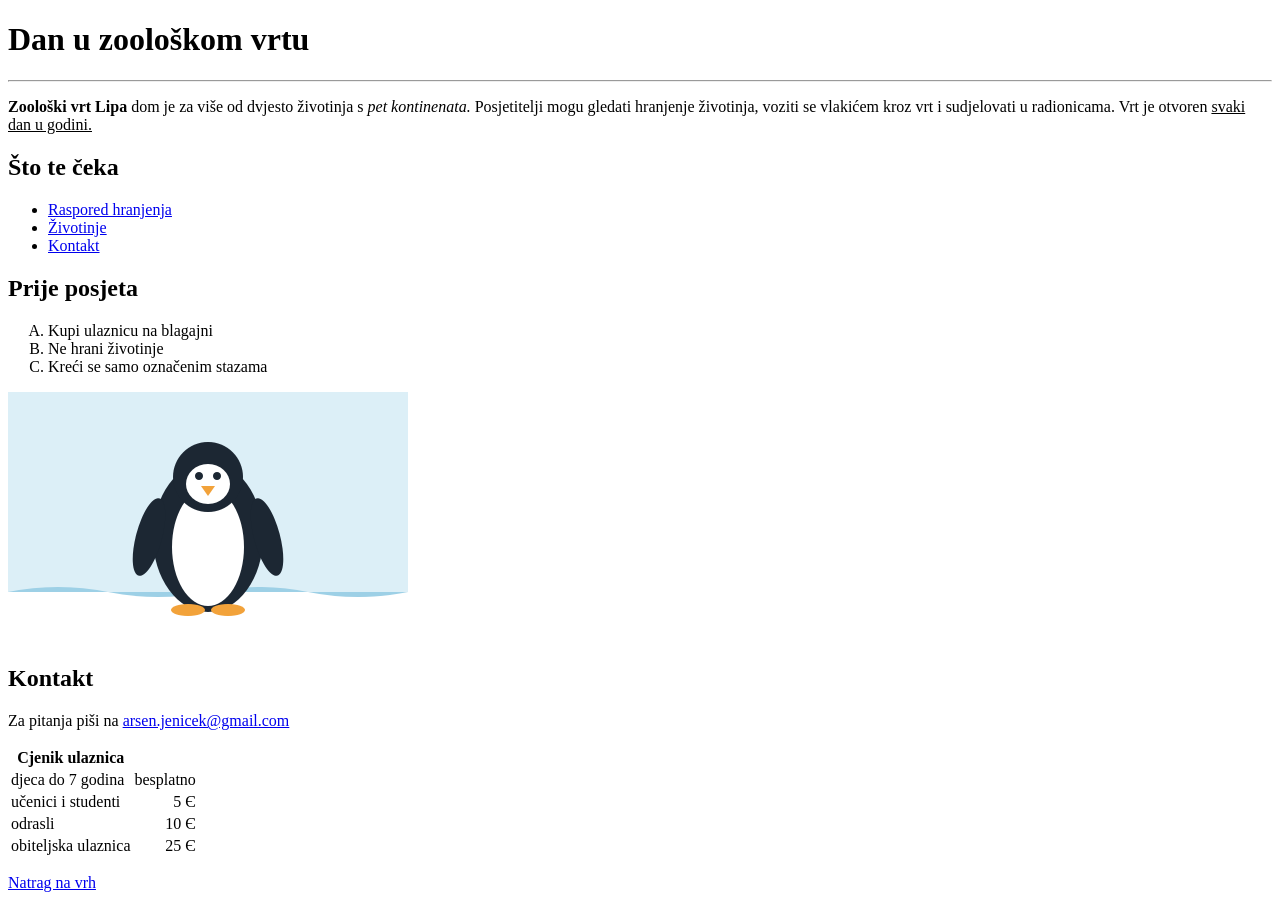
<file: ArsenJenicek/index.html>
<!DOCTYPE html>
<html lang="en">
<head>
    <meta charset="UTF-8">
    <meta name="viewport" content="width=device-width, initial-scale=1.0">
    <title>ZOO Lipa | početna</title>   
</head>

<body>

    <h1 id="vrh_stranice">Dan u zoološkom vrtu</h1> 
<hr>    
    <p><b>Zoološki vrt Lipa</b> dom je za više od dvjesto životinja s <i>pet kontinenata.</i> Posjetitelji mogu gledati hranjenje životinja, voziti se vlakićem kroz vrt i sudjelovati u radionicama. Vrt je otvoren <u>svaki dan u godini.</u></p>

    <h2>Što te čeka</h2>

    <ul>
        <li><a href="program.html">Raspored hranjenja</a></li>
        <li><a href="zivotinje.html">Životinje</a></li>
        <li><a href="#kontakt">Kontakt</a></li>
    </ul>

    <h2>Prije posjeta</h2>

    <ol type="A">
        <li>Kupi ulaznicu na blagajni</li>
        <li>Ne hrani životinje</li>
        <li>Kreći se samo označenim stazama</li>
    </ol>

    <a href="zivotinje.html"> <img src="slike/pingvin.png" width="400"> </a>

    <h2 id="kontakt">Kontakt</h2>

    <p>Za pitanja piši na <a href="mailto:arsen.jenicek@gmail.com"> arsen.jenicek@gmail.com</a></p>

    <table>
        <tr>
            <th>Cjenik ulaznica</th>
        </tr>
        <tr>
            <td>djeca do 7 godina</td>
            <td align="right">besplatno</td>
        </tr>
        <tr>
            <td>učenici i studenti</td>
            <td align="right">5 Є</td>
        </tr>
        <tr>
            <td>odrasli</td>
            <td align="right">10 Є </td>
        </tr>
        <tr>
            <td>obiteljska ulaznica</td>
            <td align="right">25 Є</td>
        </tr>
    </table>
    <p><a href="#vrh_stranice">Natrag na vrh</a></p>
</body> 
</html>
</file>
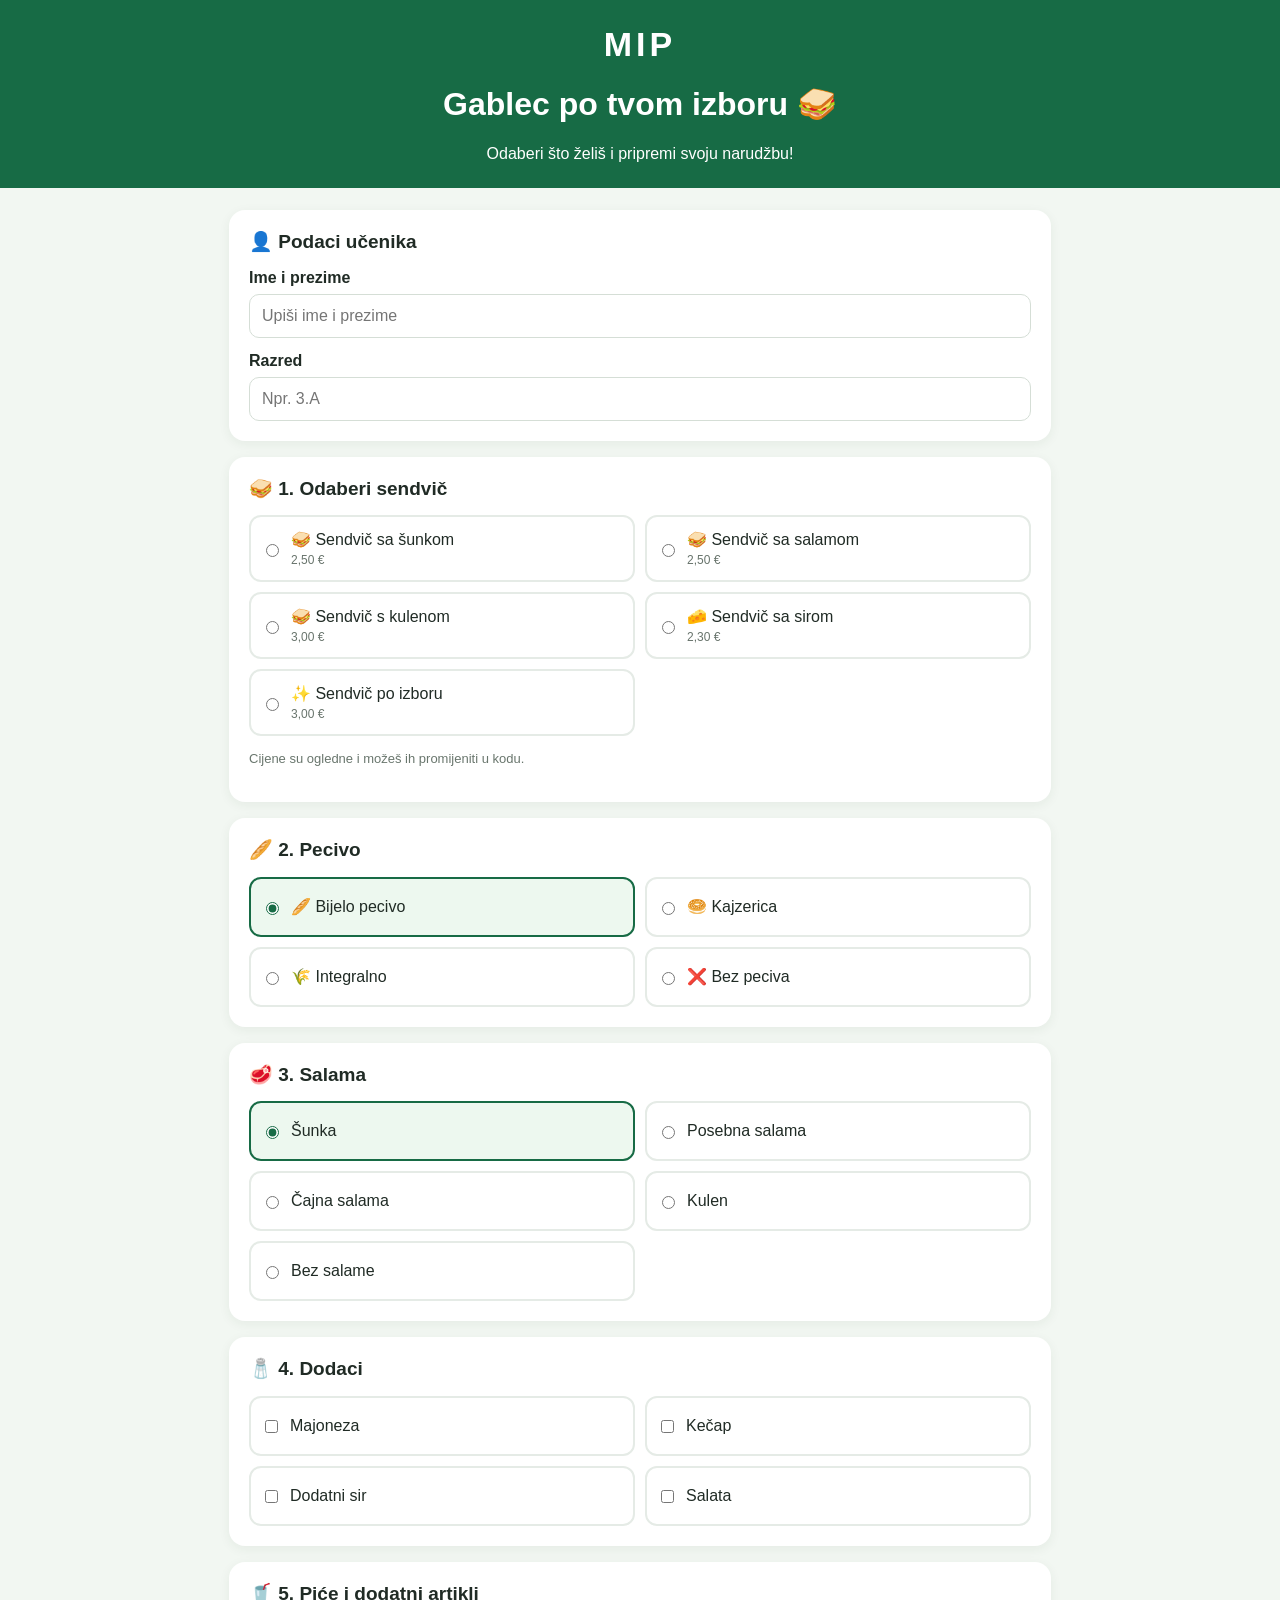
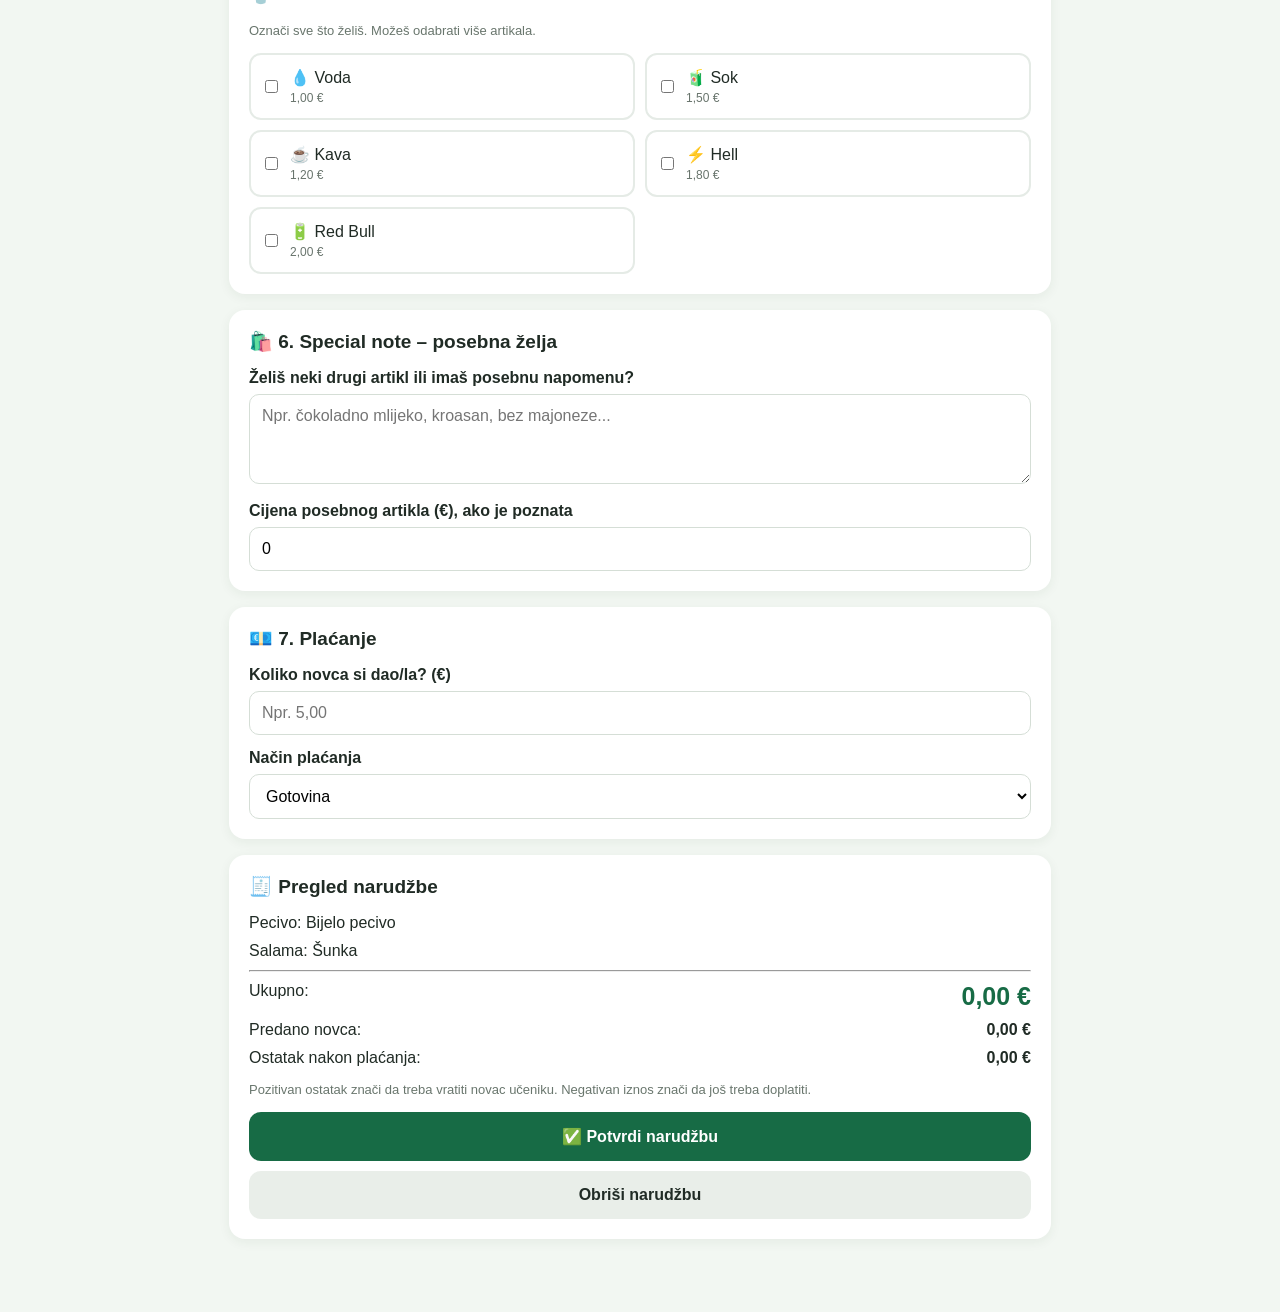
<file: ArsenJenicek/mip.html>
<!DOCTYPE html>
<html lang="hr">
<head>
<meta charset="UTF-8">
<meta name="viewport" content="width=device-width, initial-scale=1.0">
<title>MIP | Gablec</title>
<style>
:root {
  --green: #176b45;
  --light: #f2f7f2;
  --orange: #ffb547;
  --text: #202b25;
}
* { box-sizing: border-box; }
body {
  margin: 0;
  font-family: Arial, sans-serif;
  background: var(--light);
  color: var(--text);
}
header {
  background: var(--green);
  color: white;
  padding: 25px 18px;
  text-align: center;
}
.logo { font-size: 34px; font-weight: 900; letter-spacing: 4px; }
header p { margin-bottom: 0; }
main {
  max-width: 850px;
  margin: 22px auto;
  padding: 0 14px 35px;
}
.card {
  background: white;
  border-radius: 16px;
  padding: 20px;
  margin-bottom: 16px;
  box-shadow: 0 3px 12px #183b2410;
}
h2 { font-size: 19px; margin-top: 0; }
.products {
  display: grid;
  grid-template-columns: repeat(2, minmax(0, 1fr));
  gap: 10px;
}
.product {
  border: 2px solid #e5ebe6;
  border-radius: 12px;
  padding: 13px 10px;
  cursor: pointer;
  display: flex;
  align-items: center;
  gap: 9px;
  min-height: 60px;
}
.product:has(input:checked) {
  border-color: var(--green);
  background: #edf8ef;
}
.product input { accent-color: var(--green); }
.product span { flex: 1; }
.price { font-size: 12px; color: #68746c; margin-top: 4px; }
.field { margin-top: 14px; }
label.field-label { display: block; font-weight: bold; margin-bottom: 7px; }
select, input[type="text"], input[type="number"], textarea {
  width: 100%;
  border: 1px solid #d5ded6;
  border-radius: 10px;
  padding: 12px;
  font: inherit;
  background: white;
}
textarea { resize: vertical; min-height: 90px; }
.summary-line {
  display: flex;
  justify-content: space-between;
  gap: 12px;
  margin: 10px 0;
}
.total {
  font-size: 25px;
  font-weight: bold;
  color: var(--green);
}
button {
  border: 0;
  border-radius: 12px;
  padding: 15px;
  font-size: 16px;
  font-weight: bold;
  cursor: pointer;
}
.submit {
  width: 100%;
  background: var(--green);
  color: white;
}
.submit:hover { background: #105437; }
.secondary {
  background: #e9eee9;
  color: var(--text);
  width: 100%;
  margin-top: 10px;
}
.note { font-size: 13px; color: #69766d; line-height: 1.5; }
#result {
  display: none;
  white-space: pre-wrap;
  overflow-wrap: anywhere;
  background: #edf8ef;
  padding: 16px;
  border-radius: 12px;
  line-height: 1.6;
}
@media (max-width: 450px) {
  .products { grid-template-columns: 1fr; }
  .card { padding: 16px; }
}
</style>
</head>
<body>

<header>
  <div class="logo">MIP</div>
  <h1>Gablec po tvom izboru 🥪</h1>
  <p>Odaberi što želiš i pripremi svoju narudžbu!</p>
</header>

<main>
<form id="orderForm">

  <section class="card">
    <h2>👤 Podaci učenika</h2>
    <div class="field">
      <label class="field-label" for="student">Ime i prezime</label>
      <input id="student" type="text" placeholder="Upiši ime i prezime" required>
    </div>
    <div class="field">
      <label class="field-label" for="className">Razred</label>
      <input id="className" type="text" placeholder="Npr. 3.A">
    </div>
  </section>

  <section class="card">
    <h2>🥪 1. Odaberi sendvič</h2>
    <div class="products">
      <label class="product">
        <input type="radio" name="sandwich" value="Sendvič sa šunkom" data-price="2.50" required>
        <span>🥪 Sendvič sa šunkom<div class="price">2,50 €</div></span>
      </label>
      <label class="product">
        <input type="radio" name="sandwich" value="Sendvič sa salamom" data-price="2.50">
        <span>🥪 Sendvič sa salamom<div class="price">2,50 €</div></span>
      </label>
      <label class="product">
        <input type="radio" name="sandwich" value="Sendvič sa kulenom" data-price="3.00">
        <span>🥪 Sendvič s kulenom<div class="price">3,00 €</div></span>
      </label>
      <label class="product">
        <input type="radio" name="sandwich" value="Sendvič sa sirom" data-price="2.30">
        <span>🧀 Sendvič sa sirom<div class="price">2,30 €</div></span>
      </label>
      <label class="product">
        <input type="radio" name="sandwich" value="Sendvič po izboru" data-price="3.00">
        <span>✨ Sendvič po izboru<div class="price">3,00 €</div></span>
      </label>
    </div>
    <p class="note">Cijene su ogledne i možeš ih promijeniti u kodu.</p>
  </section>

  <section class="card">
    <h2>🥖 2. Pecivo</h2>
    <div class="products">
      <label class="product"><input type="radio" name="bread" value="Bijelo pecivo" checked><span>🥖 Bijelo pecivo</span></label>
      <label class="product"><input type="radio" name="bread" value="Kajzerica"><span>🥯 Kajzerica</span></label>
      <label class="product"><input type="radio" name="bread" value="Integralno pecivo"><span>🌾 Integralno</span></label>
      <label class="product"><input type="radio" name="bread" value="Bez peciva"><span>❌ Bez peciva</span></label>
    </div>
  </section>

  <section class="card">
    <h2>🥩 3. Salama</h2>
    <div class="products">
      <label class="product"><input type="radio" name="salami" value="Šunka" checked><span>Šunka</span></label>
      <label class="product"><input type="radio" name="salami" value="Posebna salama"><span>Posebna salama</span></label>
      <label class="product"><input type="radio" name="salami" value="Čajna salama"><span>Čajna salama</span></label>
      <label class="product"><input type="radio" name="salami" value="Kulen"><span>Kulen</span></label>
      <label class="product"><input type="radio" name="salami" value="Bez salame"><span>Bez salame</span></label>
    </div>
  </section>

  <section class="card">
    <h2>🧂 4. Dodaci</h2>
    <div class="products">
      <label class="product"><input type="checkbox" name="extras" value="Majoneza"><span>Majoneza</span></label>
      <label class="product"><input type="checkbox" name="extras" value="Kečap"><span>Kečap</span></label>
      <label class="product"><input type="checkbox" name="extras" value="Sir"><span>Dodatni sir</span></label>
      <label class="product"><input type="checkbox" name="extras" value="Salata"><span>Salata</span></label>
    </div>
  </section>

  <section class="card">
    <h2>🥤 5. Piće i dodatni artikli</h2>
    <p class="note">Označi sve što želiš. Možeš odabrati više artikala.</p>
    <div class="products">
      <label class="product"><input type="checkbox" name="drinks" value="Voda" data-price="1.00"><span>💧 Voda<div class="price">1,00 €</div></span></label>
      <label class="product"><input type="checkbox" name="drinks" value="Sok" data-price="1.50"><span>🧃 Sok<div class="price">1,50 €</div></span></label>
      <label class="product"><input type="checkbox" name="drinks" value="Kava" data-price="1.20"><span>☕ Kava<div class="price">1,20 €</div></span></label>
      <label class="product"><input type="checkbox" name="drinks" value="Hell" data-price="1.80"><span>⚡ Hell<div class="price">1,80 €</div></span></label>
      <label class="product"><input type="checkbox" name="drinks" value="Red Bull" data-price="2.00"><span>🔋 Red Bull<div class="price">2,00 €</div></span></label>
    </div>
  </section>

  <section class="card">
    <h2>🛍️ 6. Special note – posebna želja</h2>
    <label class="field-label" for="special">Želiš neki drugi artikl ili imaš posebnu napomenu?</label>
    <textarea id="special" placeholder="Npr. čokoladno mlijeko, kroasan, bez majoneze..."></textarea>
    <div class="field">
      <label class="field-label" for="specialPrice">Cijena posebnog artikla (€), ako je poznata</label>
      <input id="specialPrice" type="number" min="0" step="0.01" value="0" placeholder="0,00">
    </div>
  </section>

  <section class="card">
    <h2>💶 7. Plaćanje</h2>
    <div class="field">
      <label class="field-label" for="money">Koliko novca si dao/la? (€)</label>
      <input id="money" type="number" min="0" step="0.01" placeholder="Npr. 5,00">
    </div>
    <div class="field">
      <label class="field-label" for="payment">Način plaćanja</label>
      <select id="payment">
        <option>Gotovina</option>
        <option>Drugi način</option>
      </select>
    </div>
  </section>

  <section class="card">
    <h2>🧾 Pregled narudžbe</h2>
    <div id="summary"></div>
    <hr>
    <div class="summary-line">
      <span>Ukupno:</span>
      <span class="total" id="total">0,00 €</span>
    </div>
    <div class="summary-line">
      <span>Predano novca:</span><strong id="given">0,00 €</strong>
    </div>
    <div class="summary-line">
      <span>Ostatak nakon plaćanja:</span><strong id="change">0,00 €</strong>
    </div>
    <p class="note">Pozitivan ostatak znači da treba vratiti novac učeniku. Negativan iznos znači da još treba doplatiti.</p>
    <button type="submit" class="submit">✅ Potvrdi narudžbu</button>
    <button type="button" class="secondary" id="reset">Obriši narudžbu</button>
    <div id="result" style="margin-top:16px"></div>
  </section>

</form>
</main>

<script>
const form = document.getElementById("orderForm");
const money = document.getElementById("money");
const specialPrice = document.getElementById("specialPrice");
const result = document.getElementById("result");

const euro = n => n.toLocaleString("hr-HR", {
  style: "currency", currency: "EUR"
});

function selected(name) {
  return [...form.querySelectorAll(`[name="${name}"]:checked`)];
}

function calculate() {
  const sandwich = selected("sandwich")[0];
  const drinks = selected("drinks");
  const total =
    Number(sandwich?.dataset.price || 0) +
    drinks.reduce((sum, el) => sum + Number(el.dataset.price || 0), 0) +
    Math.max(0, Number(specialPrice.value || 0));

  const given = Math.max(0, Number(money.value || 0));
  const difference = given - total;

  document.getElementById("total").textContent = euro(total);
  document.getElementById("given").textContent = euro(given);
  document.getElementById("change").textContent = euro(difference);

  const lines = [];
  if (sandwich) lines.push(sandwich.value + " — " + euro(Number(sandwich.dataset.price)));
  selected("bread").forEach(el => lines.push("Pecivo: " + el.value));
  selected("salami").forEach(el => lines.push("Salama: " + el.value));
  selected("extras").forEach(el => lines.push("Dodatak: " + el.value));
  drinks.forEach(el => lines.push(el.value + " — " + euro(Number(el.dataset.price))));
  if (document.getElementById("special").value.trim()) {
    lines.push("Posebna želja: " + document.getElementById("special").value.trim());
  }
  if (Number(specialPrice.value) > 0) {
    lines.push("Cijena posebnog artikla: " + euro(Number(specialPrice.value)));
  }

  document.getElementById("summary").innerHTML = lines.length
    ? lines.map(line => `<div class="summary-line"><span>${escapeHTML(line)}</span></div>`).join("")
    : "<p>Odaberi artikle za svoju narudžbu.</p>";

  return { total, given, difference, lines };
}

function escapeHTML(value) {
  return String(value).replace(/[&<>"']/g, char => ({
    "&": "&amp;", "<": "&lt;", ">": "&gt;",
    '"': "&quot;", "'": "&#39;"
  })[char]);
}

form.addEventListener("change", calculate);
form.addEventListener("input", calculate);

form.addEventListener("submit", function(event) {
  event.preventDefault();

  if (!form.reportValidity()) return;

  const order = calculate();
  const student = document.getElementById("student").value.trim();
  const className = document.getElementById("className").value.trim();
  const special = document.getElementById("special").value.trim();
  const payment = document.getElementById("payment").value;

  if (order.given < order.total) {
    if (!confirm("Učenik nije dao dovoljno novca. Želiš li ipak potvrditi narudžbu?")) return;
  }

  const receipt = [
    "MIP — POTVRDA NARUDŽBE",
    "-----------------------",
    "Učenik: " + student,
    "Razred: " + (className || "Nije upisan"),
    "",
    ...order.lines,
    "",
    "UKUPNO: " + euro(order.total),
    "Predano: " + euro(order.given),
    order.difference >= 0
      ? "Za vratiti: " + euro(order.difference)
      : "Za doplatiti: " + euro(-order.difference),
    "Plaćanje: " + payment,
    "Napomena: " + (special || "Nema"),
    "",
    "Narudžba je potvrđena na ovom uređaju."
  ].join("\n");

  result.style.display = "block";
  result.textContent = receipt;

  const copyButton = document.createElement("button");
  copyButton.type = "button";
  copyButton.className = "secondary";
  copyButton.textContent = "📋 Kopiraj potvrdu";
  copyButton.onclick = async () => {
    try {
      await navigator.clipboard.writeText(receipt);
      copyButton.textContent = "✅ Kopirano!";
    } catch {
      const area = document.createElement("textarea");
      area.value = receipt;
      result.appendChild(area);
      area.select();
      document.execCommand("copy");
      area.remove();
      copyButton.textContent = "✅ Kopirano!";
    }
  };
  result.appendChild(copyButton);

  result.scrollIntoView({ behavior: "smooth", block: "start" });
});

document.getElementById("reset").addEventListener("click", () => {
  if (!confirm("Želiš li obrisati cijelu narudžbu?")) return;
  form.reset();
  result.style.display = "none";
  result.replaceChildren();
  calculate();
});

calculate();
</script>
</body>
</html>
</file>
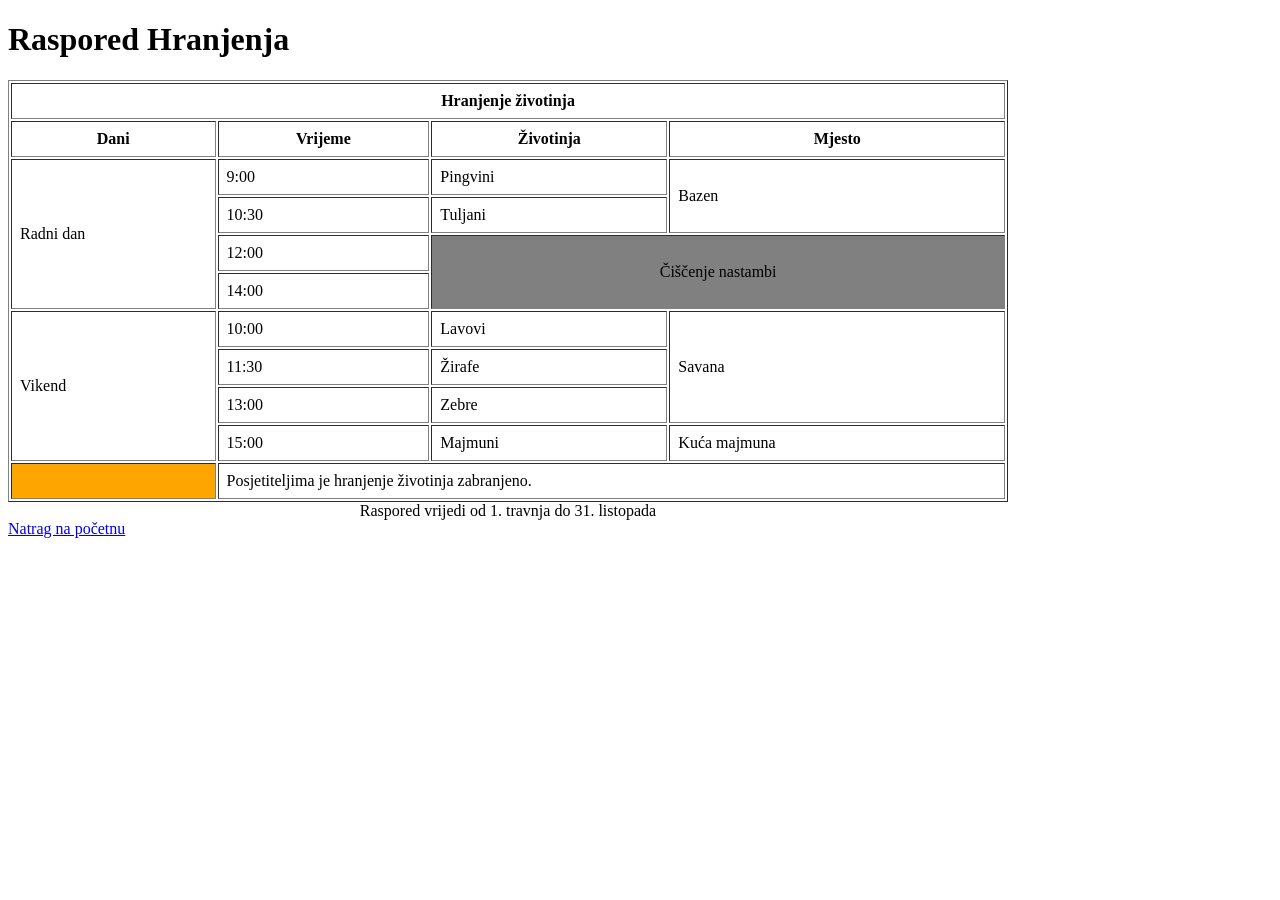
<file: ArsenJenicek/program.html>
<!DOCTYPE html>
<html lang="en">
<head>
    <meta charset="UTF-8">
    <meta name="viewport" content="width=device-width, initial-scale=1.0">
    <title>Raspored hranjenja</title>
</head>
<body>
    <h1>Raspored Hranjenja</h1>
    
    <table border="1" cellpadding="8px" width="1000" >
        <th align="center" colspan="4">Hranjenje životinja</th>
       
        <tr>
            <td align="center"><b>Dani</b></td>
            <td align="center"><b>Vrijeme</b></td>
            <td align="center" ><b>Životinja</b></td>
            <td align="center"><b>Mjesto</b></td>
        </tr>
       
        <tr>
            <td rowspan="4">Radni dan</td>
            <td>9:00</td>
            <td>Pingvini</td>
            <td rowspan="2">Bazen</td>
        
        </tr>
        
        <tr>
            <td>10:30</td>
            <td>Tuljani</td>
        </tr>
        
        <tr>
            <td>12:00</td>
            <td rowspan="2" colspan="2" bgcolor="gray" align="center">Čiščenje nastambi</td>
        </tr>

        <tr>
            <td>14:00</td>
        </tr>
        <caption align="bottom">Raspored vrijedi od 1. travnja do 31. listopada</caption>

        <tr > 
            <td rowspan="4">Vikend </td>
            <td>10:00</td>
            <td>Lavovi</td>
            <td rowspan="3">Savana</td>
        </tr>

        <tr>
            <td>11:30</td>
            <td>Žirafe</td>
        </tr>

        <tr>
            <td>13:00</td>
            <td>Zebre</td>
        </tr>

        <tr>
            <td>15:00</td>
            <td>Majmuni</td>
            <td>Kuća majmuna</td>
        </tr>

        <tr>
            <td bgcolor="orange">&nbsp</td>
            <td colspan="4">Posjetiteljima je hranjenje životinja zabranjeno.</td>
        </tr>
        
    </table>
    
    
    <a href="index.html"> Natrag na početnu</a>
</body>
</html>
</file>
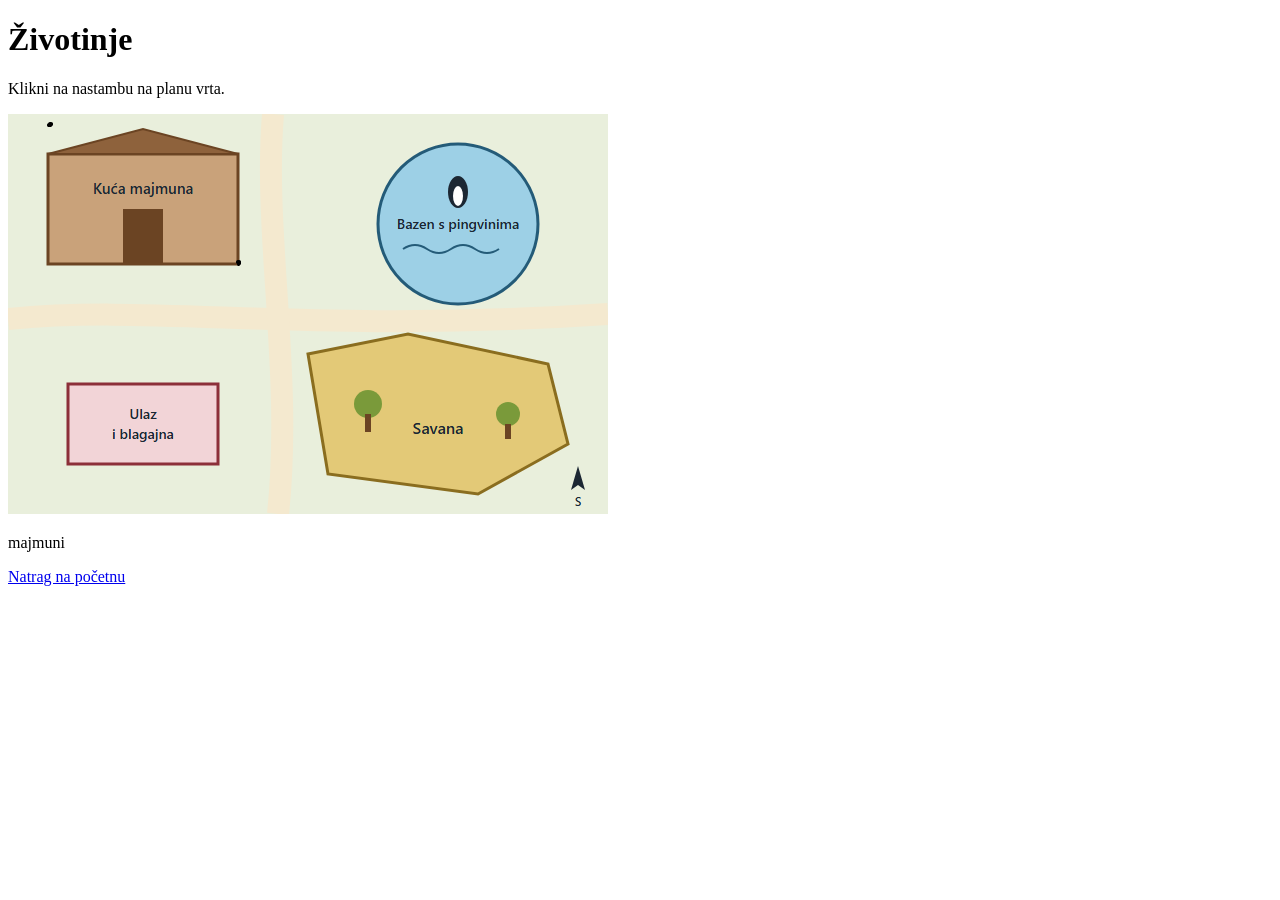
<file: ArsenJenicek/zivotinje.html>
<!DOCTYPE html>
<html lang="en">
<head>
    <meta charset="UTF-8">
    <meta name="viewport" content="width=device-width, initial-scale=1.0">
    <title>Životinje</title>
</head>
<body>
    <h1>Životinje</h1>
    
    <p>Klikni na nastambu na planu vrta.</p>
    
    <img src="slike/plan_zoo.png" id="plan" usemap="mapa">

    <map name="mapa"> 
        <area shape="rect" coords="40,10,230,150" alt="opis1" title="kuca majmuna" href="#kucamajmuna">
        
    </map>
    <p id="kucamajmuna"> majmuni</p>
    <a href="index.html"> Natrag na početnu</a>
</body>
</html>
</file>
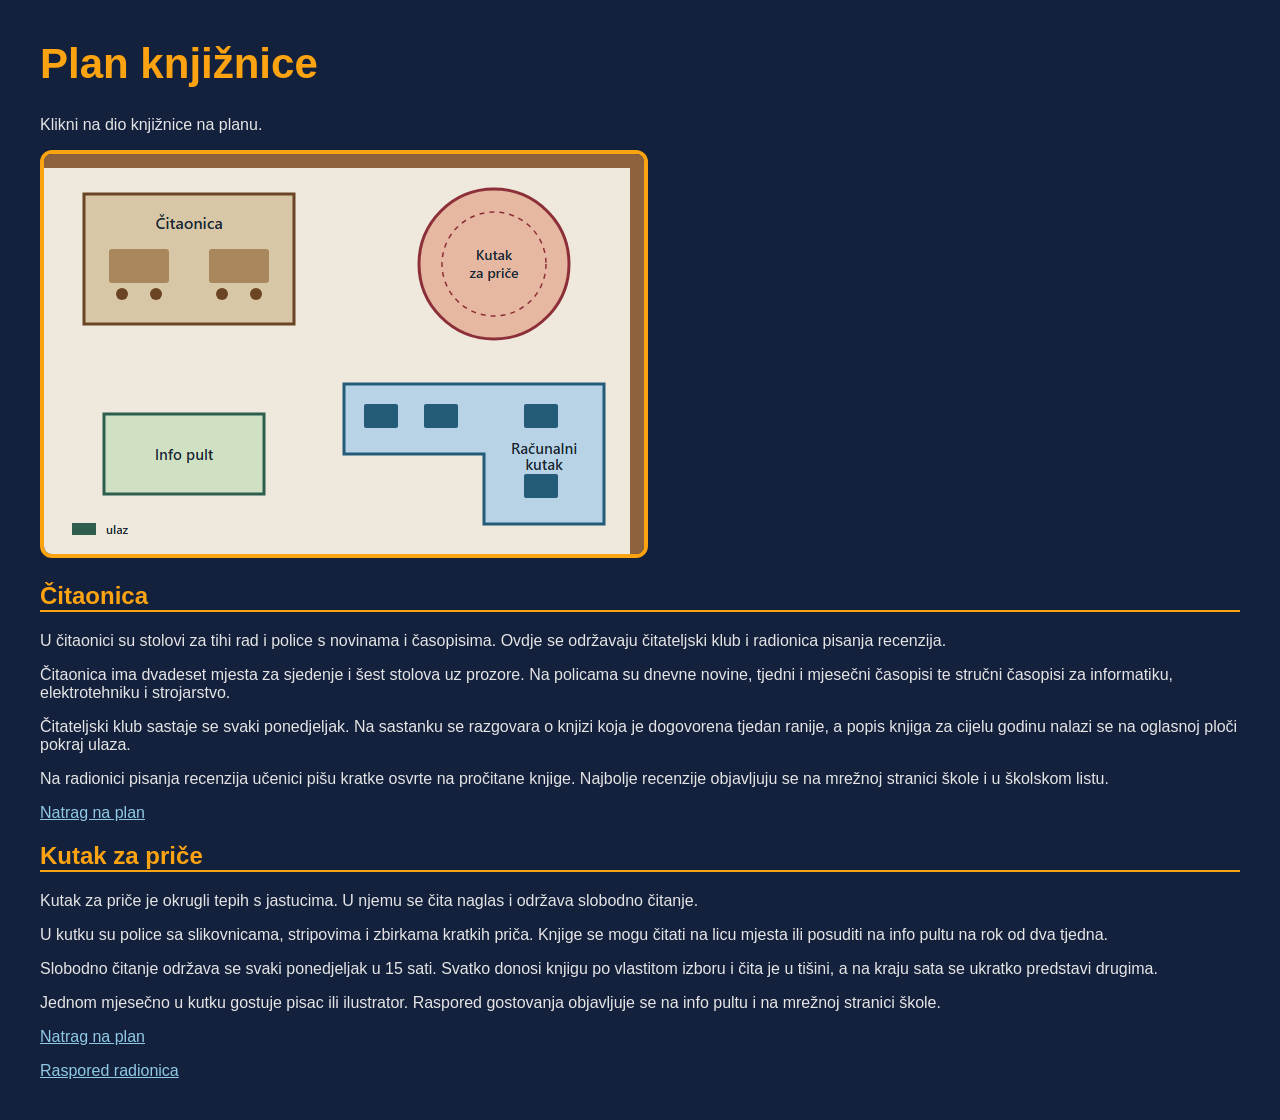
<file: css1/plan.html>
<!DOCTYPE html>
<html lang="hr">
<head>
    <meta charset="UTF-8">
    <meta name="viewport" content="width=device-width, initial-scale=1.0">
    <title>Plan knjižnice</title>
    <link rel="stylesheet" href="teme/tema_1.css">
</head>
<body>

    <h1>Plan knjižnice</h1>
    <p>Klikni na dio knjižnice na planu.</p>

    <img src="slike/plan_knjiznice.png" id="plan" alt="Plan školske knjižnice" usemap="#knjiznica">

    <map name="knjiznica">
        <area shape="rect" coords="40,40,250,170" href="#citaonica" alt="Čitaonica" title="Čitaonica">
        <area shape="circle" coords="450,110,75" href="#kutak" alt="Kutak za priče" title="Kutak za priče">
        <area shape="poly" coords="300,230,560,230,560,370,440,370,440,300,300,300" href="slike/racunala.png" target="_blank" alt="Računalni kutak" title="Računalni kutak">
        <area shape="rect" coords="60,260,220,340" href="raspored.html#raspored" alt="Info pult" title="Info pult">
    </map>

    <h2 id="citaonica">Čitaonica</h2>
    <p>U čitaonici su stolovi za tihi rad i police s novinama i časopisima. Ovdje se održavaju čitateljski klub i radionica pisanja recenzija.</p>
    <p>Čitaonica ima dvadeset mjesta za sjedenje i šest stolova uz prozore. Na policama su dnevne novine, tjedni i mjesečni časopisi te stručni časopisi za informatiku, elektrotehniku i strojarstvo.</p>
    <p>Čitateljski klub sastaje se svaki ponedjeljak. Na sastanku se razgovara o knjizi koja je dogovorena tjedan ranije, a popis knjiga za cijelu godinu nalazi se na oglasnoj ploči pokraj ulaza.</p>
    <p>Na radionici pisanja recenzija učenici pišu kratke osvrte na pročitane knjige. Najbolje recenzije objavljuju se na mrežnoj stranici škole i u školskom listu.</p>
    <p><a href="#plan">Natrag na plan</a></p>

    <h2 id="kutak">Kutak za priče</h2>
    <p>Kutak za priče je okrugli tepih s jastucima. U njemu se čita naglas i održava slobodno čitanje.</p>
    <p>U kutku su police sa slikovnicama, stripovima i zbirkama kratkih priča. Knjige se mogu čitati na licu mjesta ili posuditi na info pultu na rok od dva tjedna.</p>
    <p>Slobodno čitanje održava se svaki ponedjeljak u 15 sati. Svatko donosi knjigu po vlastitom izboru i čita je u tišini, a na kraju sata se ukratko predstavi drugima.</p>
    <p>Jednom mjesečno u kutku gostuje pisac ili ilustrator. Raspored gostovanja objavljuje se na info pultu i na mrežnoj stranici škole.</p>
    <p><a href="#plan">Natrag na plan</a></p>

    <p><a href="raspored.html">Raspored radionica</a></p>

</body>
</html>
</file>
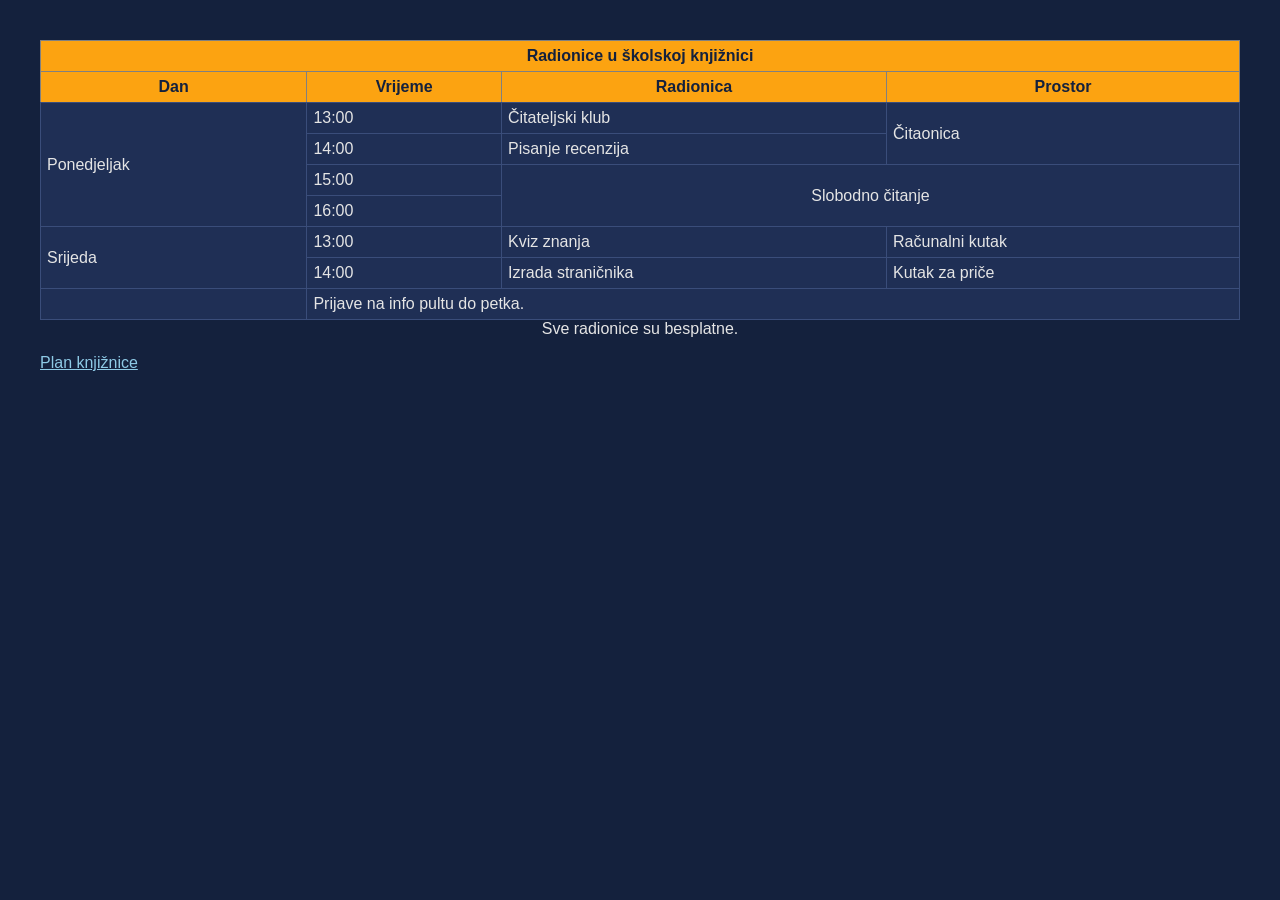
<file: css1/raspored.html>
<!DOCTYPE html>
<html lang="hr">
<head>
    <meta charset="UTF-8">
    <meta name="viewport" content="width=device-width, initial-scale=1.0">
    <title>Radionice u knjižnici</title>
    <link rel="stylesheet" href="teme/tema_1.css">
</head>
<body>

    <table id="raspored" border="1" width="100%" cellpadding="6">
        <caption align="bottom">Sve radionice su besplatne.</caption>
        <tr>
            <th colspan="4">Radionice u školskoj knjižnici</th>
        </tr>
        <tr>
            <th>Dan</th>
            <th>Vrijeme</th>
            <th>Radionica</th>
            <th>Prostor</th>
        </tr>
        <tr>
            <td rowspan="4">Ponedjeljak</td>
            <td>13:00</td>
            <td>Čitateljski klub</td>
            <td rowspan="2">Čitaonica</td>
        </tr>
        <tr>
            <td>14:00</td>
            <td>Pisanje recenzija</td>
        </tr>
        <tr>
            <td>15:00</td>
            <td colspan="2" rowspan="2" bgcolor="lightgray" align="center">Slobodno čitanje</td>
        </tr>
        <tr>
            <td>16:00</td>
        </tr>
        <tr>
            <td rowspan="2">Srijeda</td>
            <td>13:00</td>
            <td>Kviz znanja</td>
            <td>Računalni kutak</td>
        </tr>
        <tr>
            <td>14:00</td>
            <td>Izrada straničnika</td>
            <td>Kutak za priče</td>
        </tr>
        <tr>
            <td bgcolor="lightblue"></td>
            <td colspan="3">Prijave na info pultu do petka.</td>
        </tr>
    </table>

    <p><a href="plan.html">Plan knjižnice</a></p>

</body>
</html>
</file>
<file: css1/teme/tema_1.css>
/* Tema 1: Noć */

body {
    background-color: #14213d;
    color: #e5e5e5;
    font-family: "Segoe UI", Arial, sans-serif;
    margin: 40px;
}

h1 {
    color: #fca311;
    font-size: 42px;
}

h2 {
    color: #fca311;
    border-bottom: 2px solid #fca311;
}

a {
    color: #8ecae6;
}

img {
    border: 4px solid #fca311;
    border-radius: 12px;
}

table {
    border-collapse: collapse;
}

th {
    background-color: #fca311;
    color: #14213d;
}

td {
    background-color: #1f2f55;
    border: 1px solid #3a4d7a;
}
</file>
